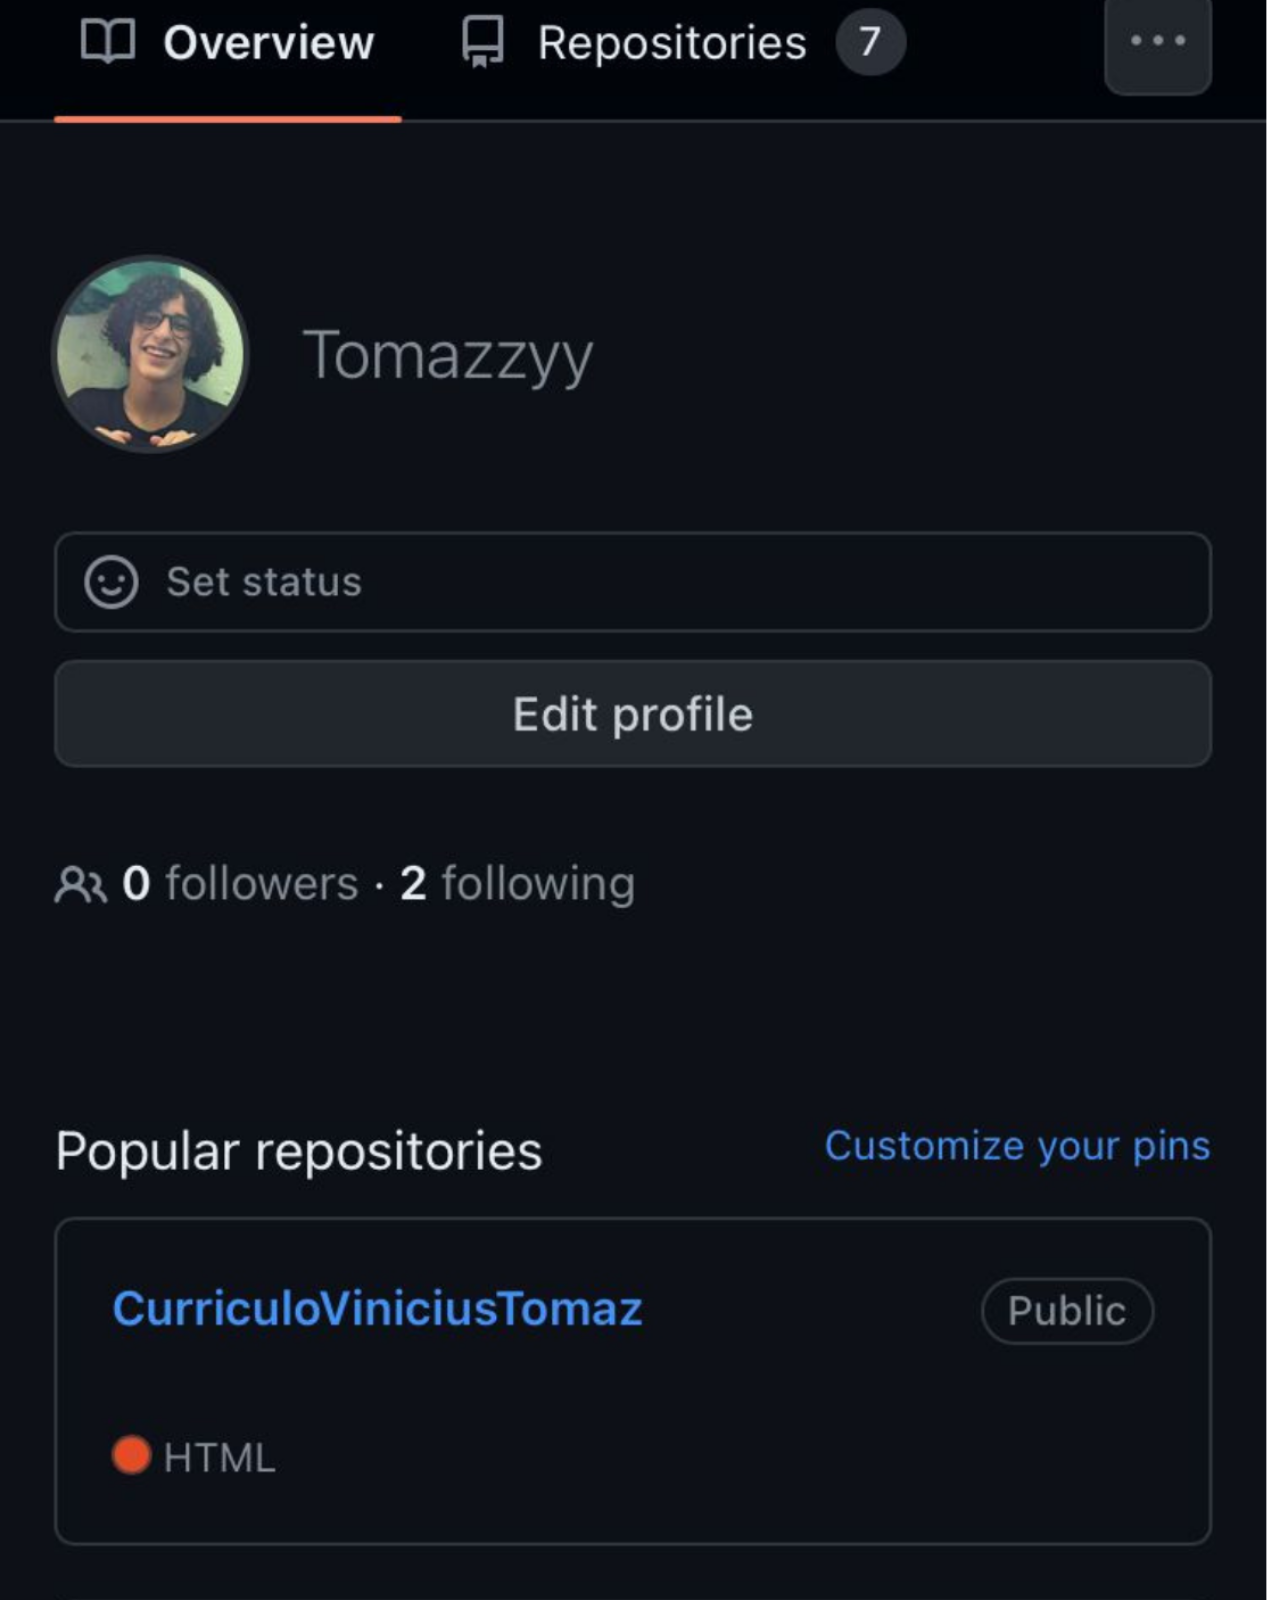
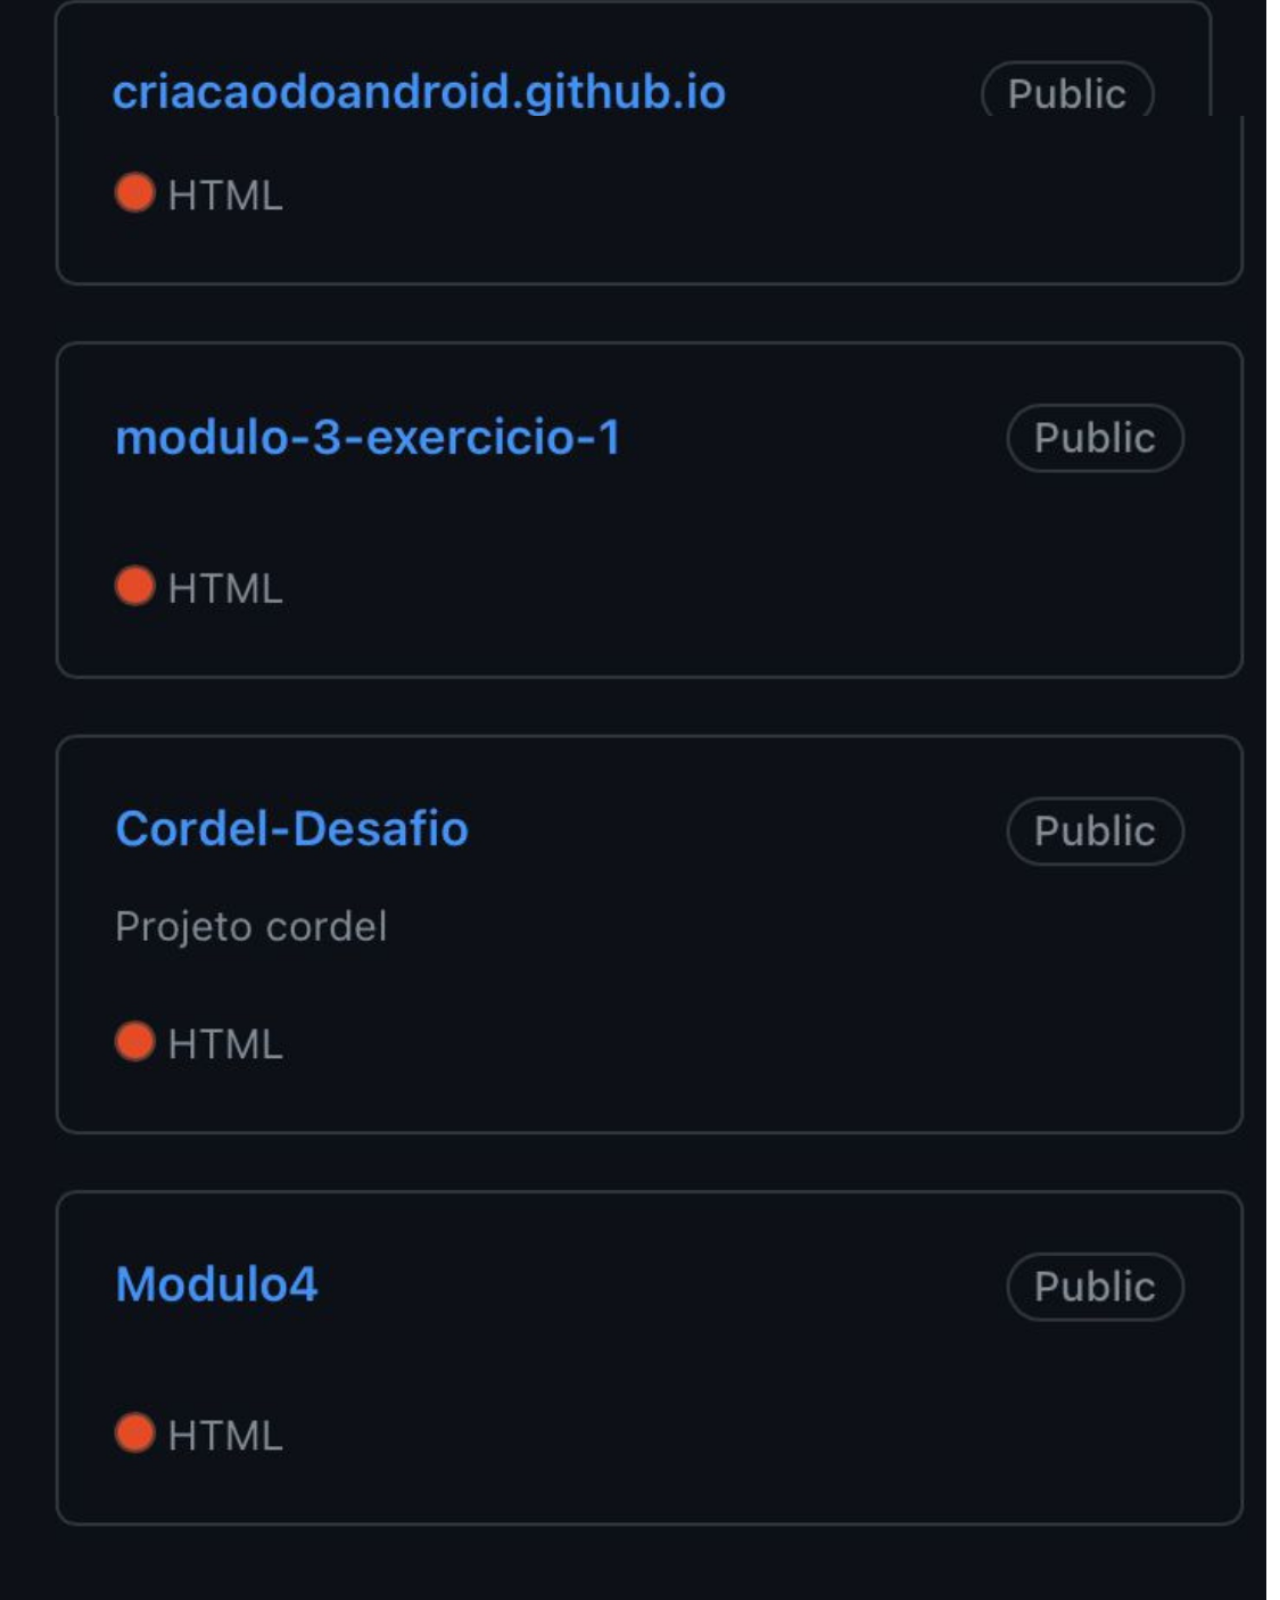
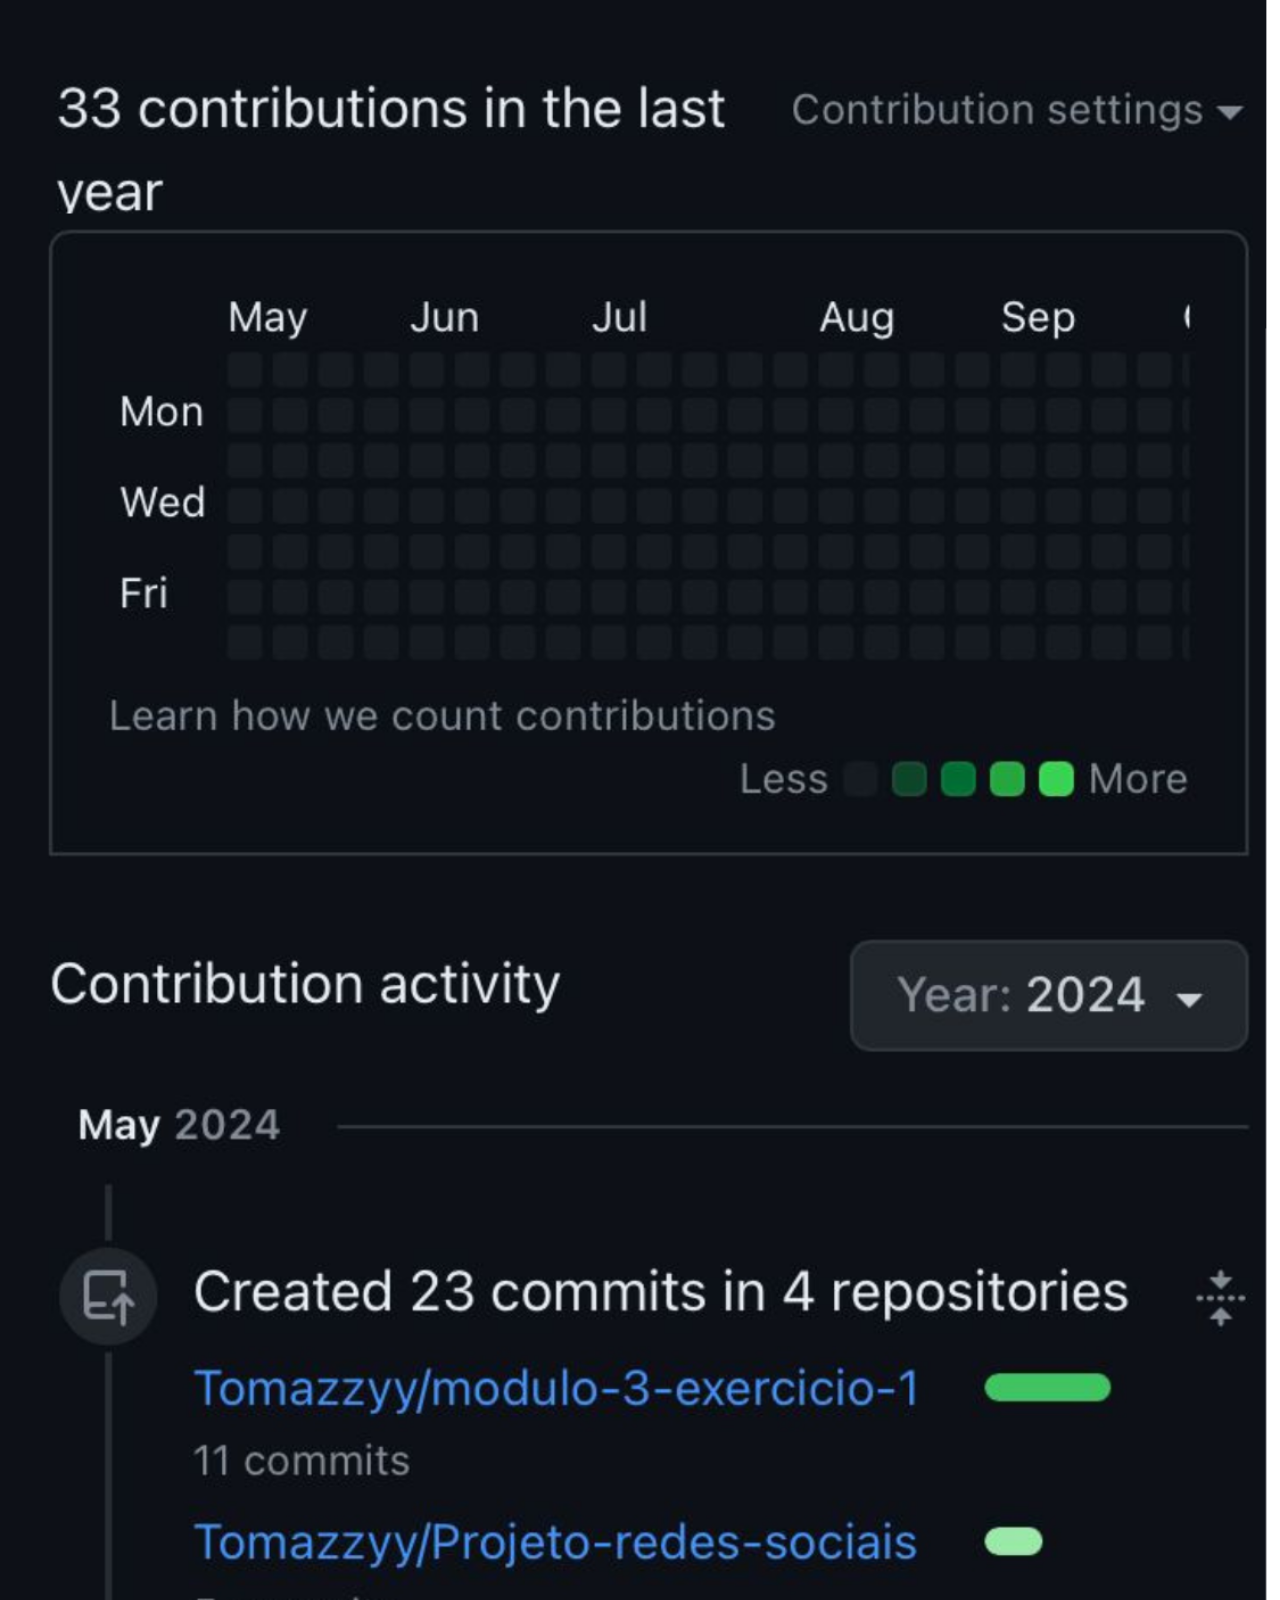
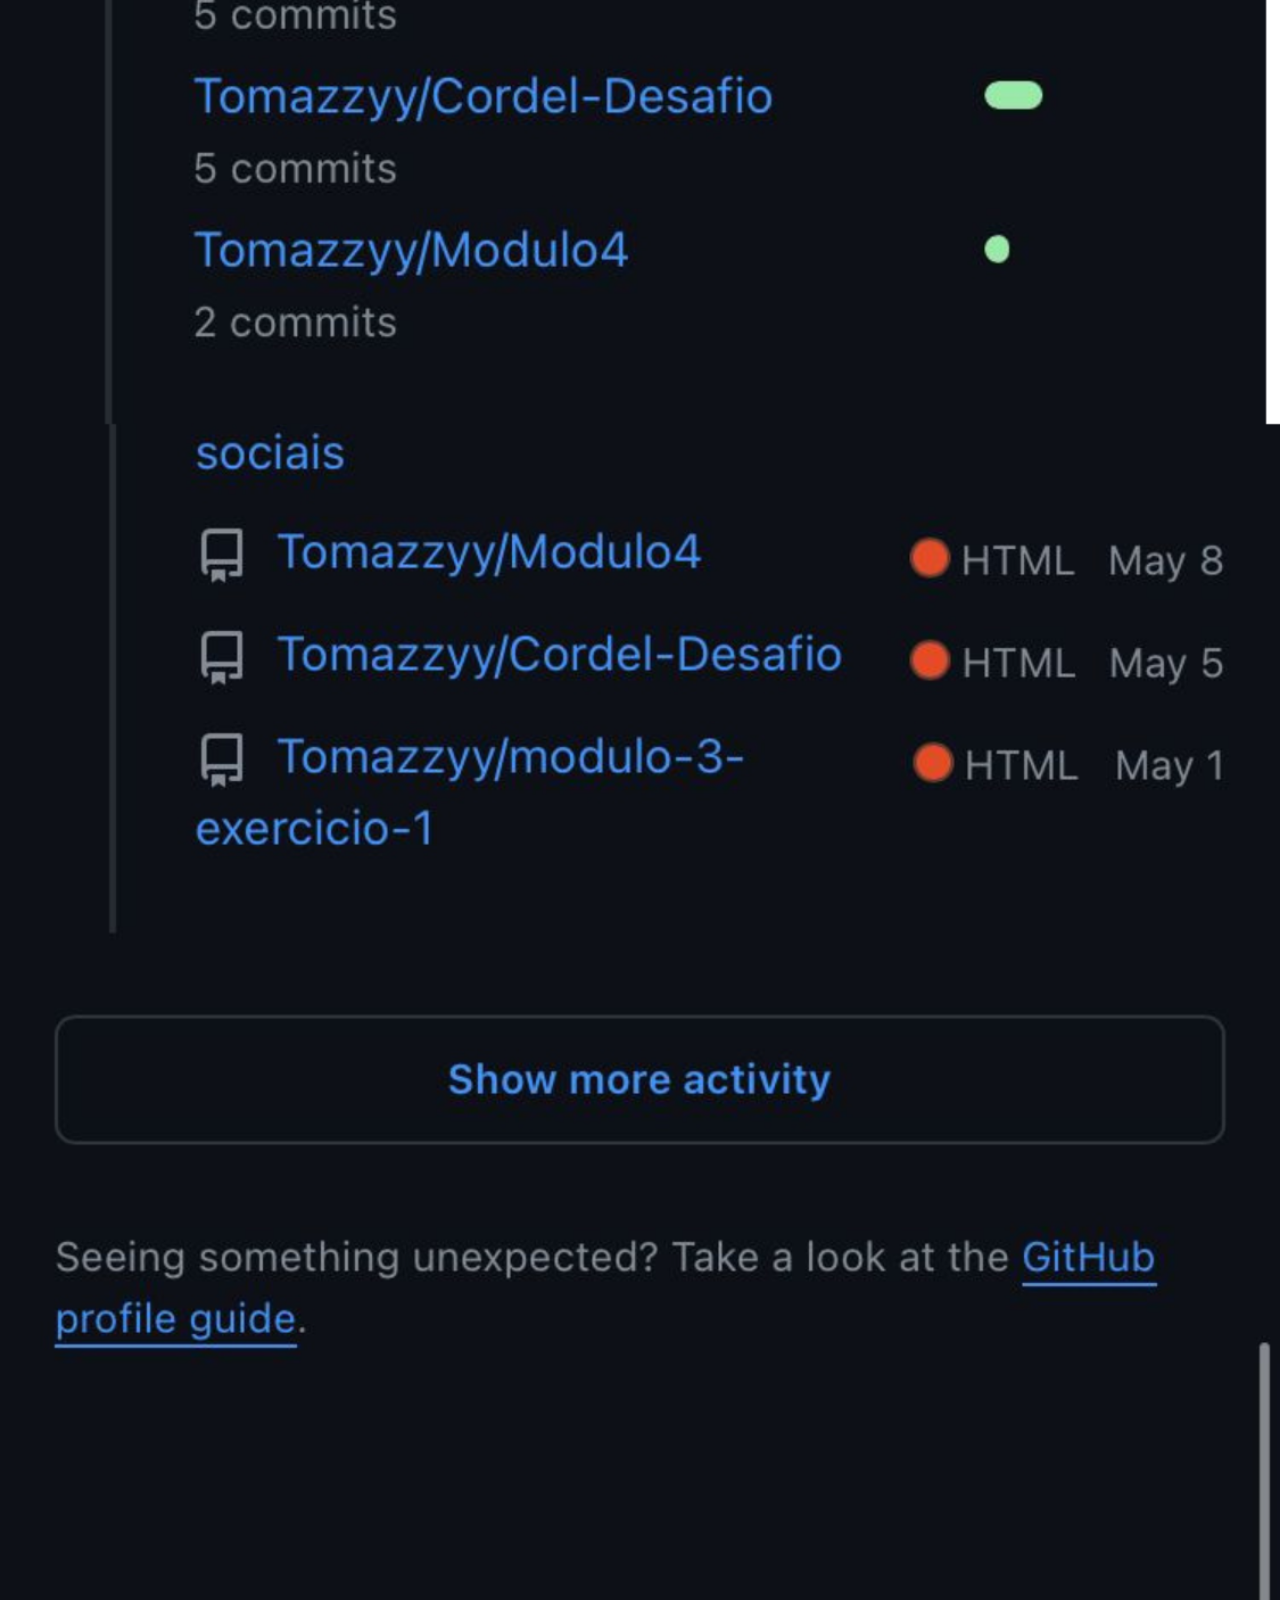
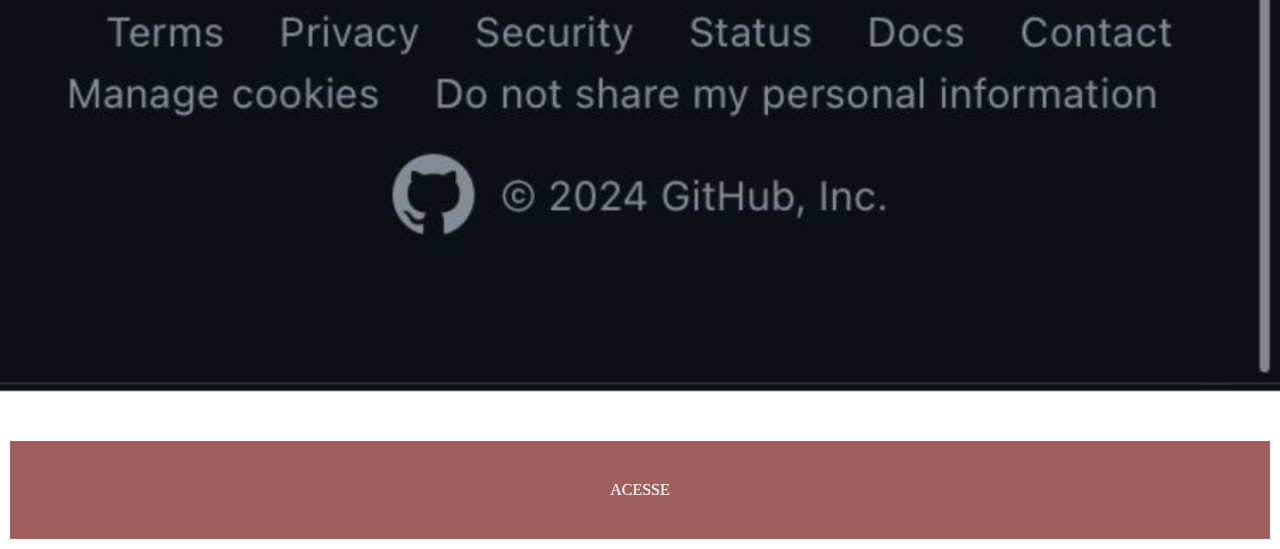
<file: github.html>
<!DOCTYPE html>
<html lang="pt-br">
<head>
    <meta charset="UTF-8">
    <meta name="viewport" content="width=device-width, initial-scale=1.0">
    <title>Youtube</title>
    <link rel="stylesheet" href="social/style.css">
</head>
<body>
    <img src="pacote-d013/imagens/tela-git.png" alt="Meu github">
    <a href="https://github.com/Tomazzyy" target="_blank"> ACESSE</a>
</body>
</html>
</file>
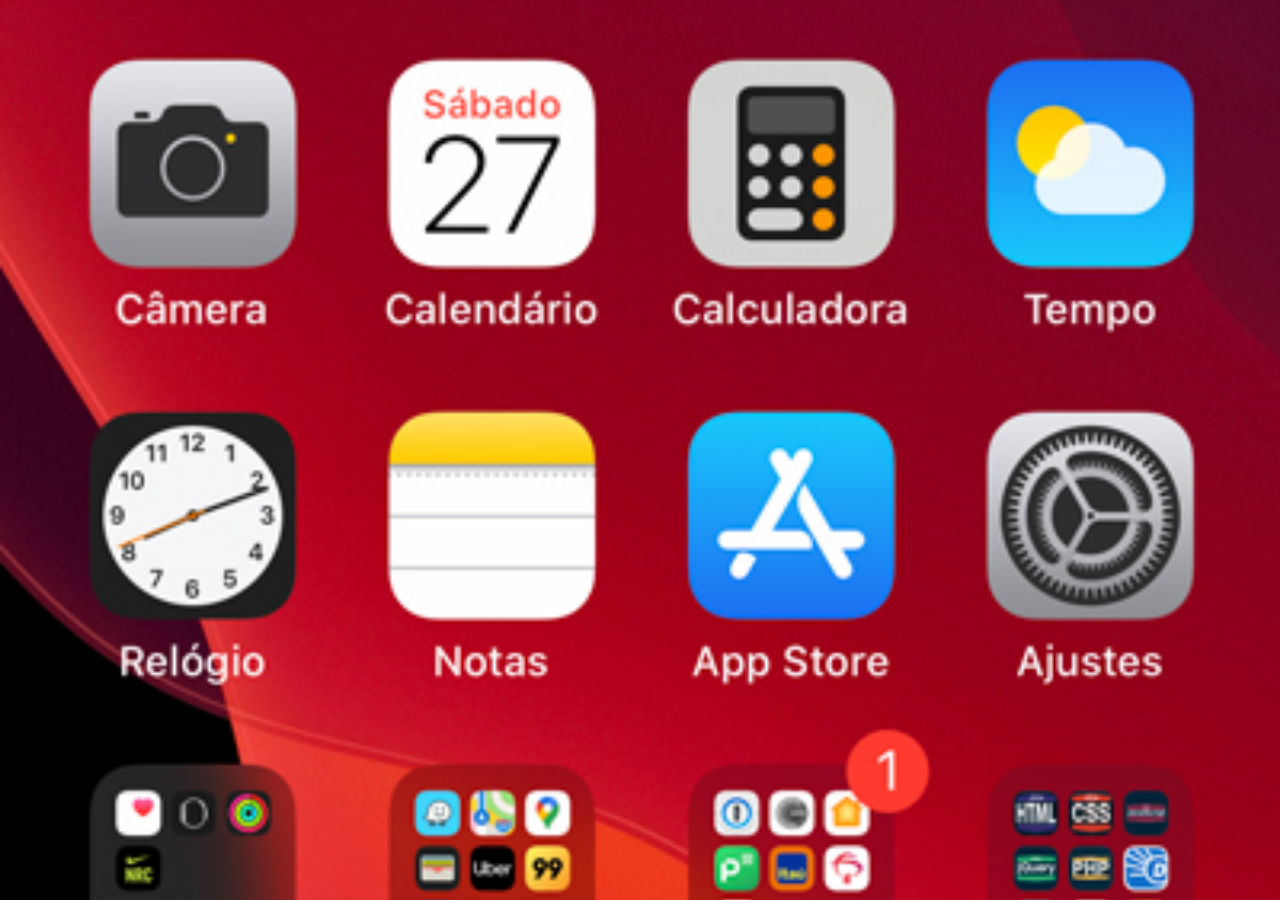
<file: home.html>
<!DOCTYPE html>
<html lang="pt-br">
<head>
    <meta charset="UTF-8">
    <meta name="viewport" content="width=device-width, initial-scale=1.0">
    <title>home</title>
    <style>
        *{
            margin: 0px;
            padding: 0px;
        }
        body{
            width: 100vw;
            height: 100vh;
            background: black url('pacote-d013/imagens/tela-home.jpg') no-repeat top center;
            background-size: cover;
        }
    </style>
</head>
<body>
    
</body>
</html>
</file>
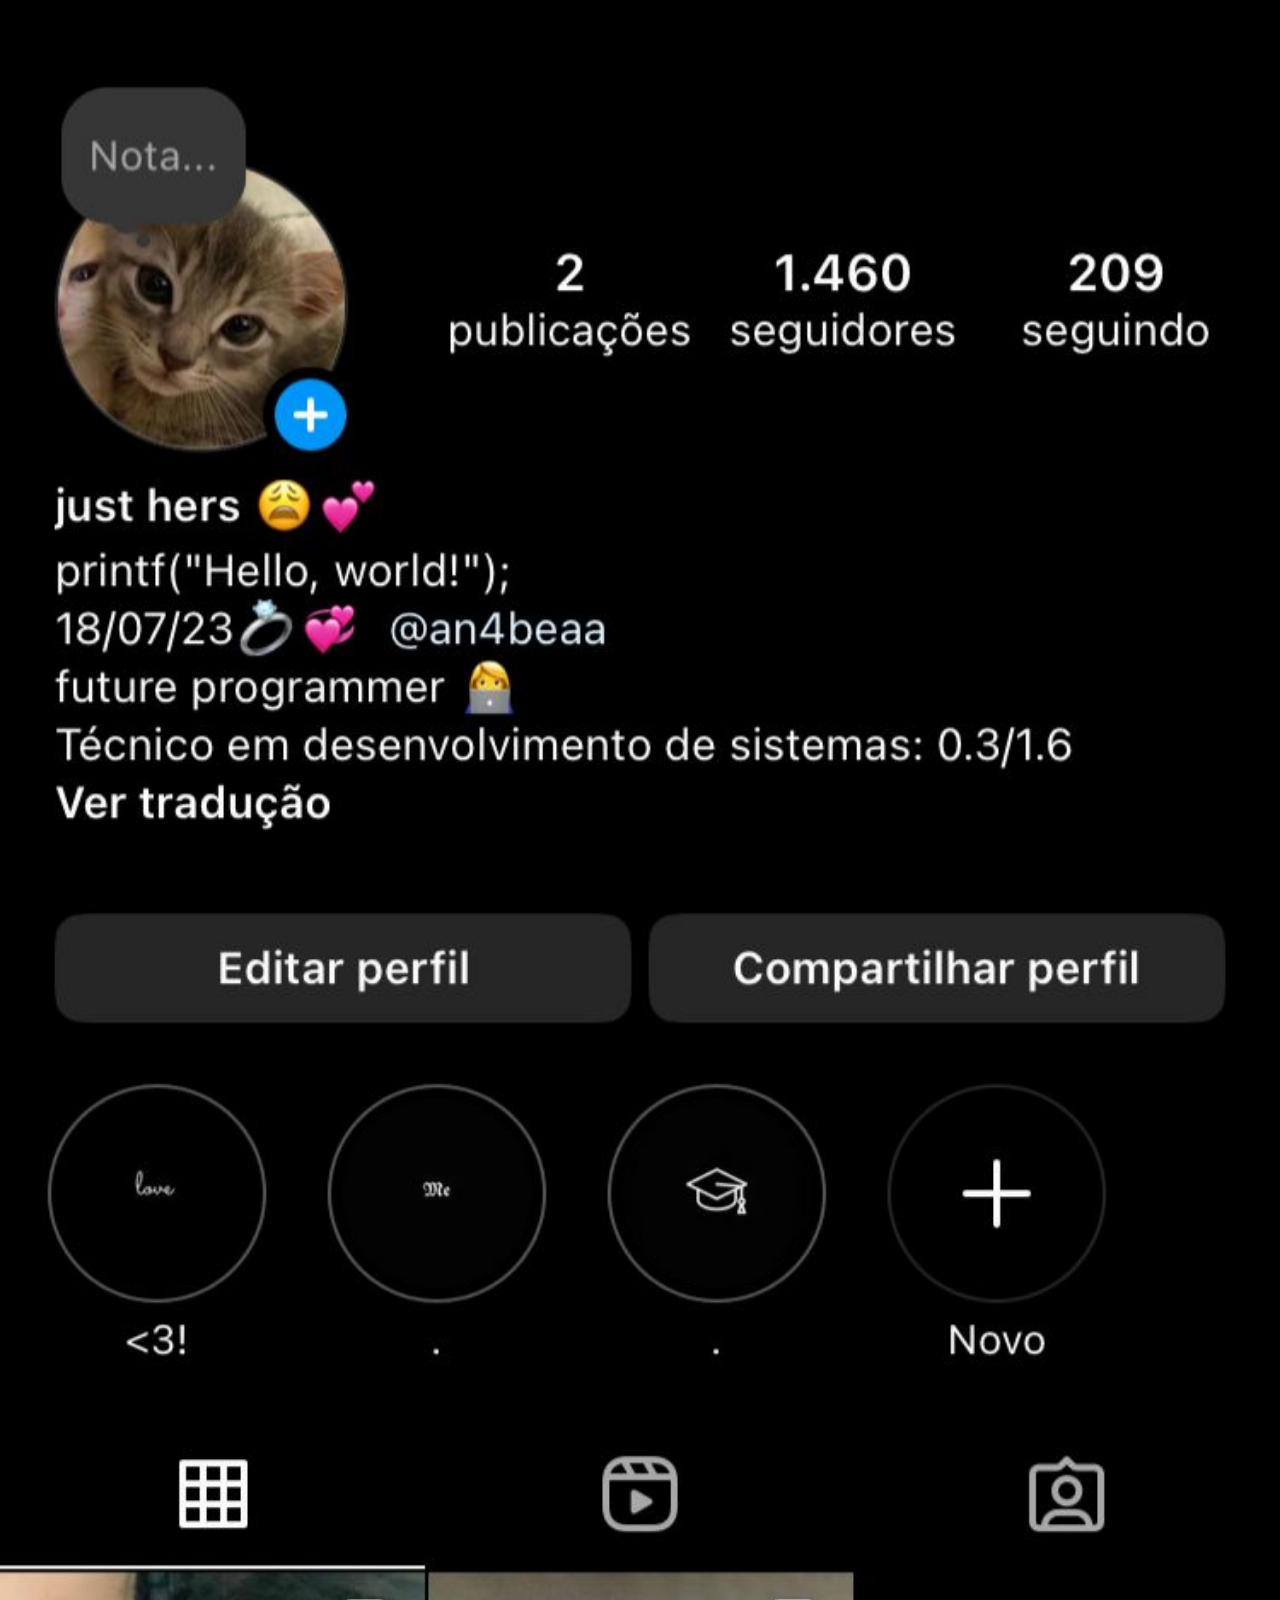
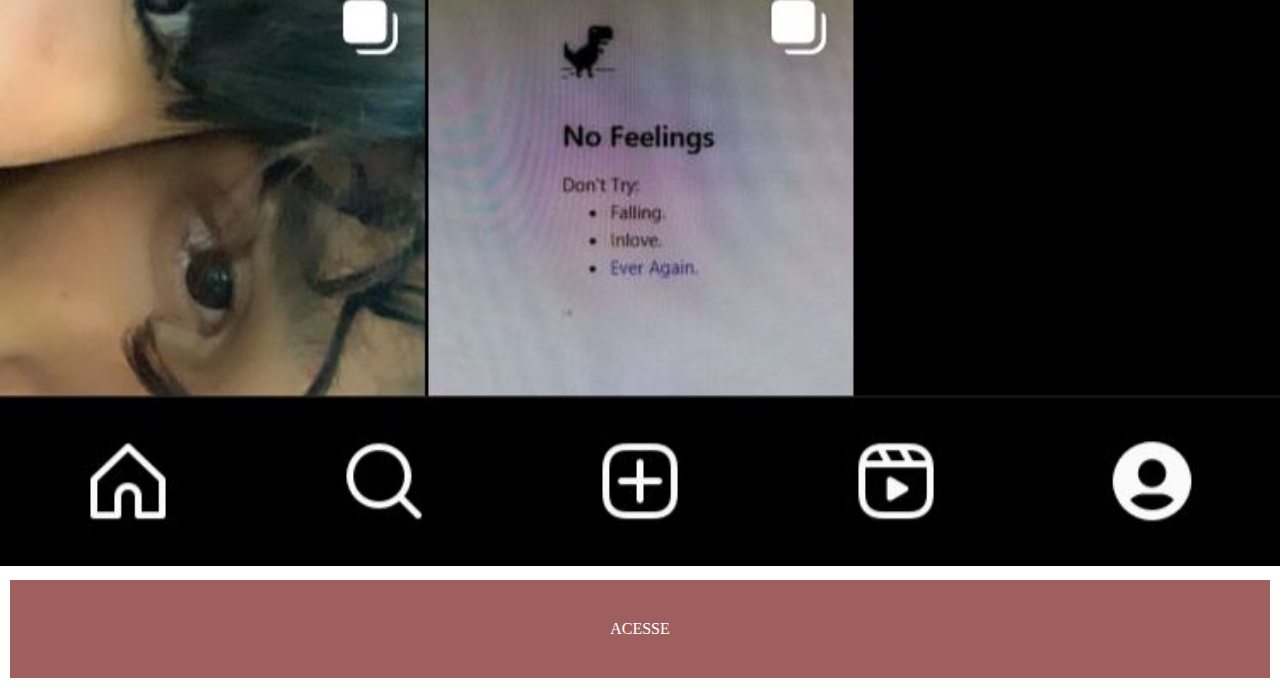
<file: instagran.html>
<!DOCTYPE html>
<html lang="pt-br">
<head>
    <meta charset="UTF-8">
    <meta name="viewport" content="width=device-width, initial-scale=1.0">
    <title>Instagram</title>
    <link rel="stylesheet" href="social/style.css">
</head>
<body>
    <img src="pacote-d013/imagens/tela-instagram.jpg" alt="Meu github">
    <a href="https://www.instagram.com/sky_t0mazzy?igsh=MTZlbGw4cW80YTd6cA%3D%3D&utm_source=qr" target="_blank"> ACESSE</a>
</body>
</html>
</file>
<file: social/style.css>
*{
    margin: 0px;
    padding: 0px;
}
::-webkit-scrollbar{
    width: 0px;
    height: 0px;
}
img{
    width: 100vw;

}
a{
    display: block;
    background-color: rgb(160, 95, 95); 
    margin: 10px;
    padding: 40px;
    text-align: center;
    text-decoration: none;
    color: white;
}
a:hover{
    border: 2px solid rgba(255, 255, 255, 0.733);
    transform: translate(-2px, -2px);
    box-shadow: 5px 5px 10px black;
    transition: transform .4s, border .2s 
}
</file>
